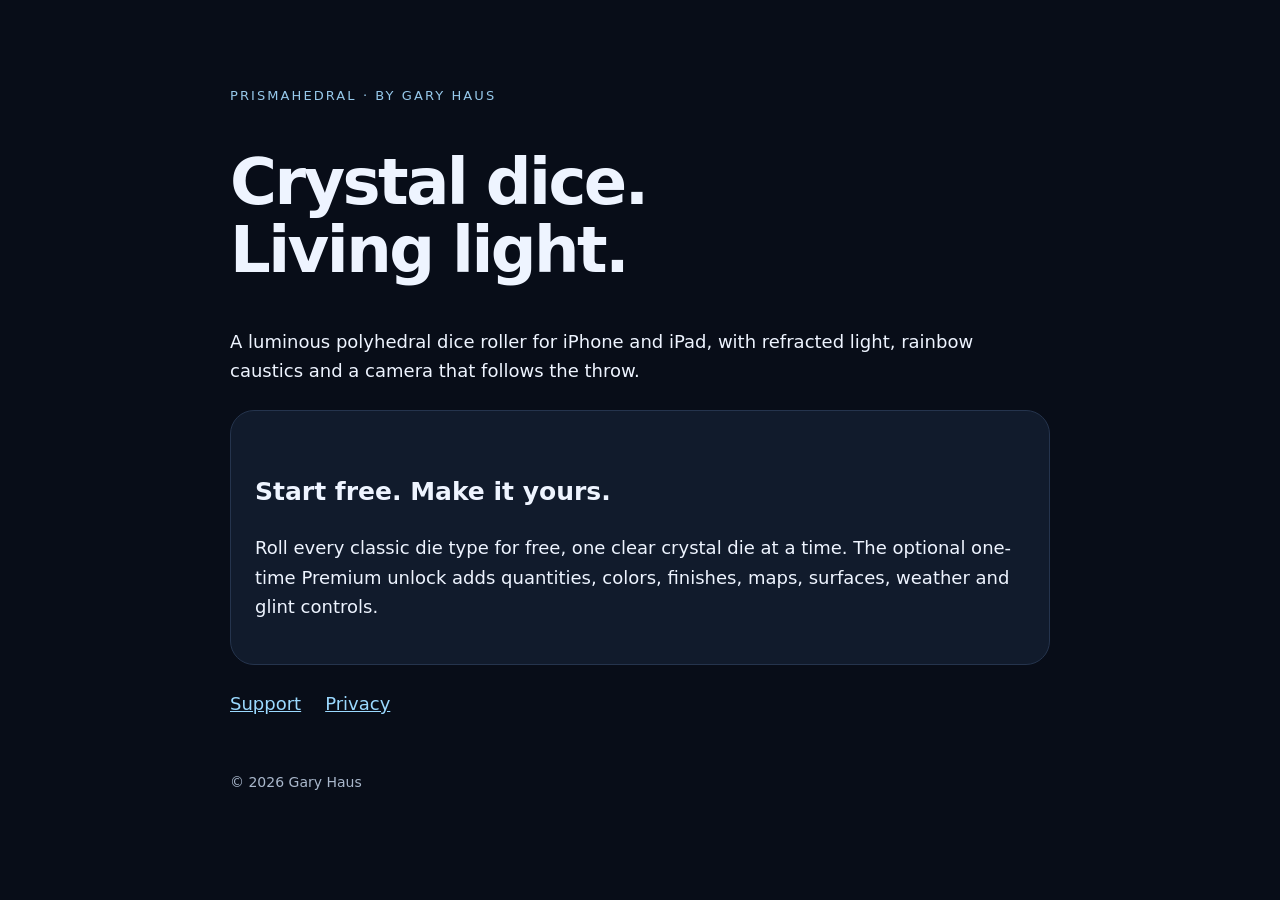
<file: index.html>
<!doctype html><html lang="en"><meta charset="utf-8"><meta name="viewport" content="width=device-width,initial-scale=1"><title>Crystal dice, living light — Prismahedral</title><link rel="stylesheet" href="./style.css"><main><p class="tag">Prismahedral · by Gary Haus</p><h1>Crystal dice.<br>Living light.</h1><p>A luminous polyhedral dice roller for iPhone and iPad, with refracted light, rainbow caustics and a camera that follows the throw.</p><div class="card"><h2>Start free. Make it yours.</h2><p>Roll every classic die type for free, one clear crystal die at a time. The optional one-time Premium unlock adds quantities, colors, finishes, maps, surfaces, weather and glint controls.</p></div><nav><a href="support/">Support</a><a href="privacy/">Privacy</a></nav><footer>© 2026 Gary Haus</footer></main></html>
</file>
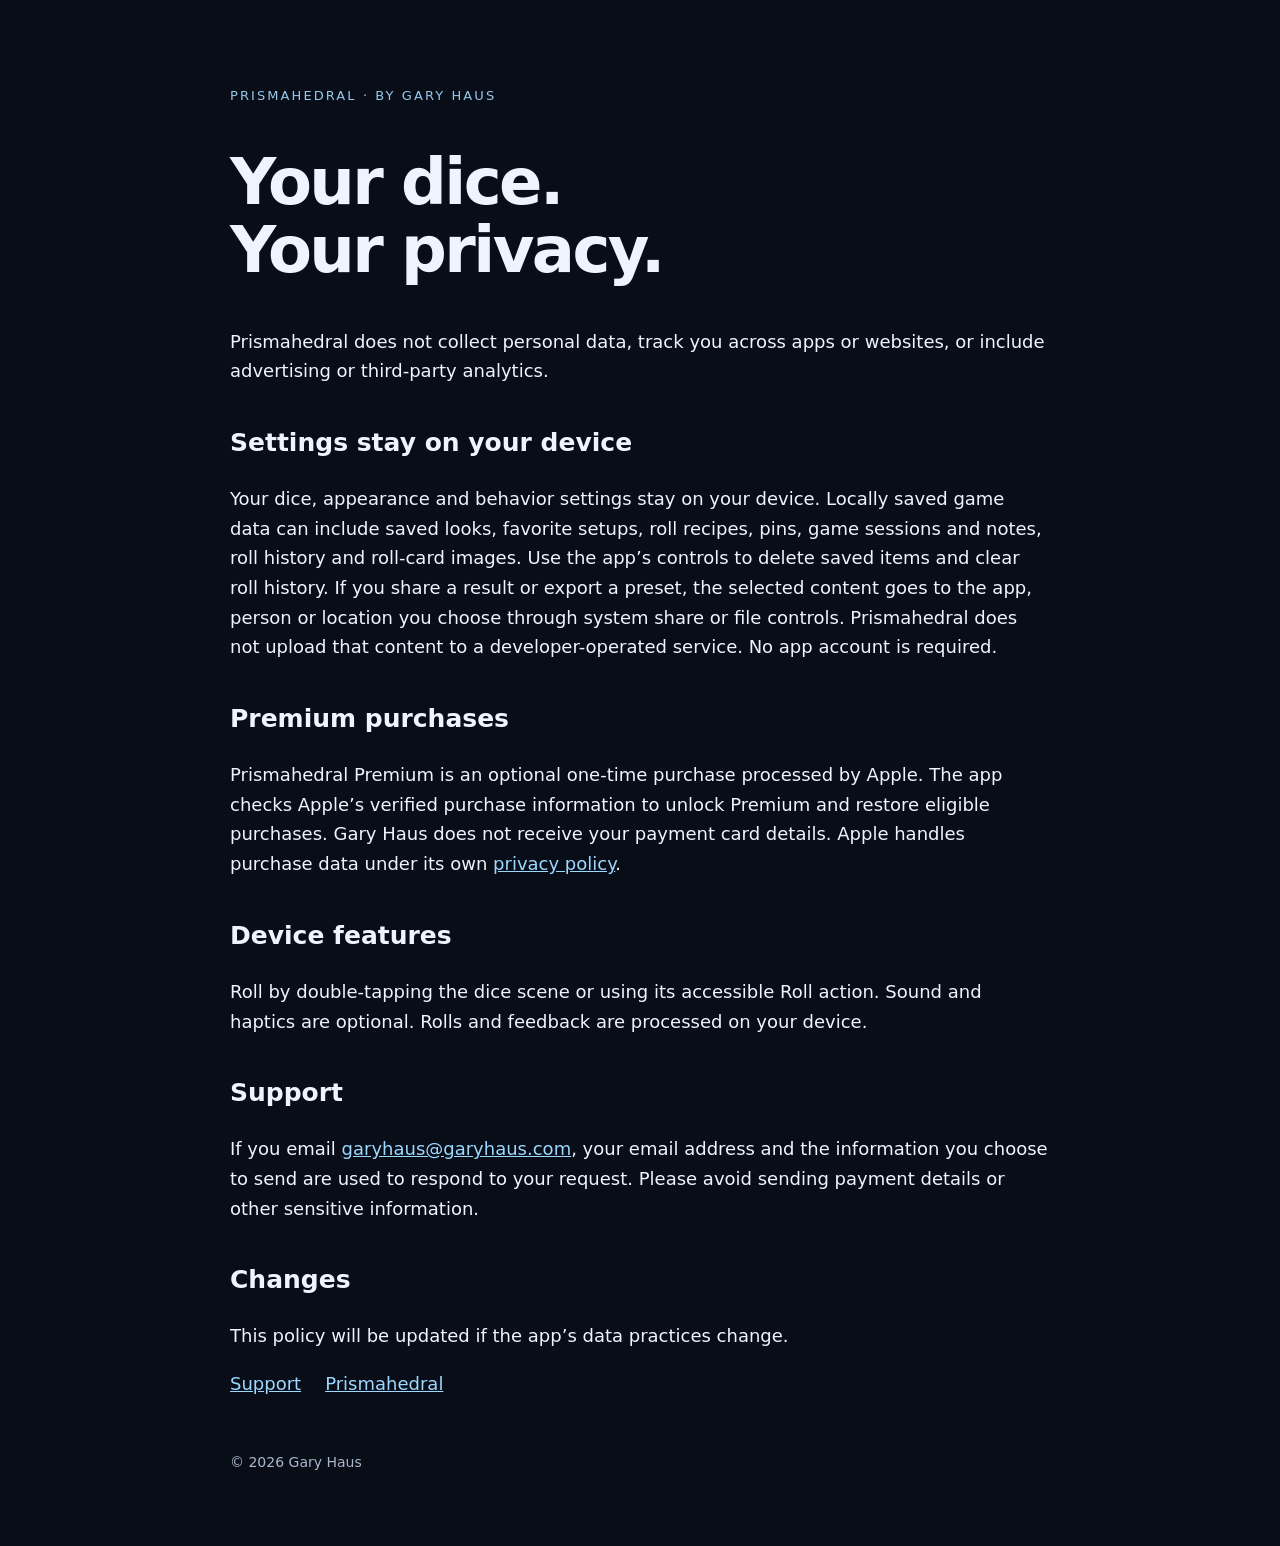
<file: privacy/index.html>
<!doctype html><html lang="en"><meta charset="utf-8"><meta name="viewport" content="width=device-width,initial-scale=1"><title>Privacy — Prismahedral</title><link rel="stylesheet" href="../style.css"><main><p class="tag">Prismahedral · by Gary Haus</p><h1>Your dice.<br>Your privacy.</h1><p>Prismahedral does not collect personal data, track you across apps or websites, or include advertising or third-party analytics.</p><h2>Settings stay on your device</h2><p>Your dice, appearance and behavior settings stay on your device. Locally saved game data can include saved looks, favorite setups, roll recipes, pins, game sessions and notes, roll history and roll-card images. Use the app’s controls to delete saved items and clear roll history. If you share a result or export a preset, the selected content goes to the app, person or location you choose through system share or file controls. Prismahedral does not upload that content to a developer-operated service. No app account is required.</p><h2>Premium purchases</h2><p>Prismahedral Premium is an optional one-time purchase processed by Apple. The app checks Apple’s verified purchase information to unlock Premium and restore eligible purchases. Gary Haus does not receive your payment card details. Apple handles purchase data under its own <a href="https://www.apple.com/legal/privacy/">privacy policy</a>.</p><h2>Device features</h2><p>Roll by double-tapping the dice scene or using its accessible Roll action. Sound and haptics are optional. Rolls and feedback are processed on your device.</p><h2>Support</h2><p>If you email <a href="mailto:garyhaus@garyhaus.com">garyhaus@garyhaus.com</a>, your email address and the information you choose to send are used to respond to your request. Please avoid sending payment details or other sensitive information.</p><h2>Changes</h2><p>This policy will be updated if the app’s data practices change.</p><nav><a href="../support/">Support</a><a href="../">Prismahedral</a></nav><footer>© 2026 Gary Haus</footer></main></html>
</file>
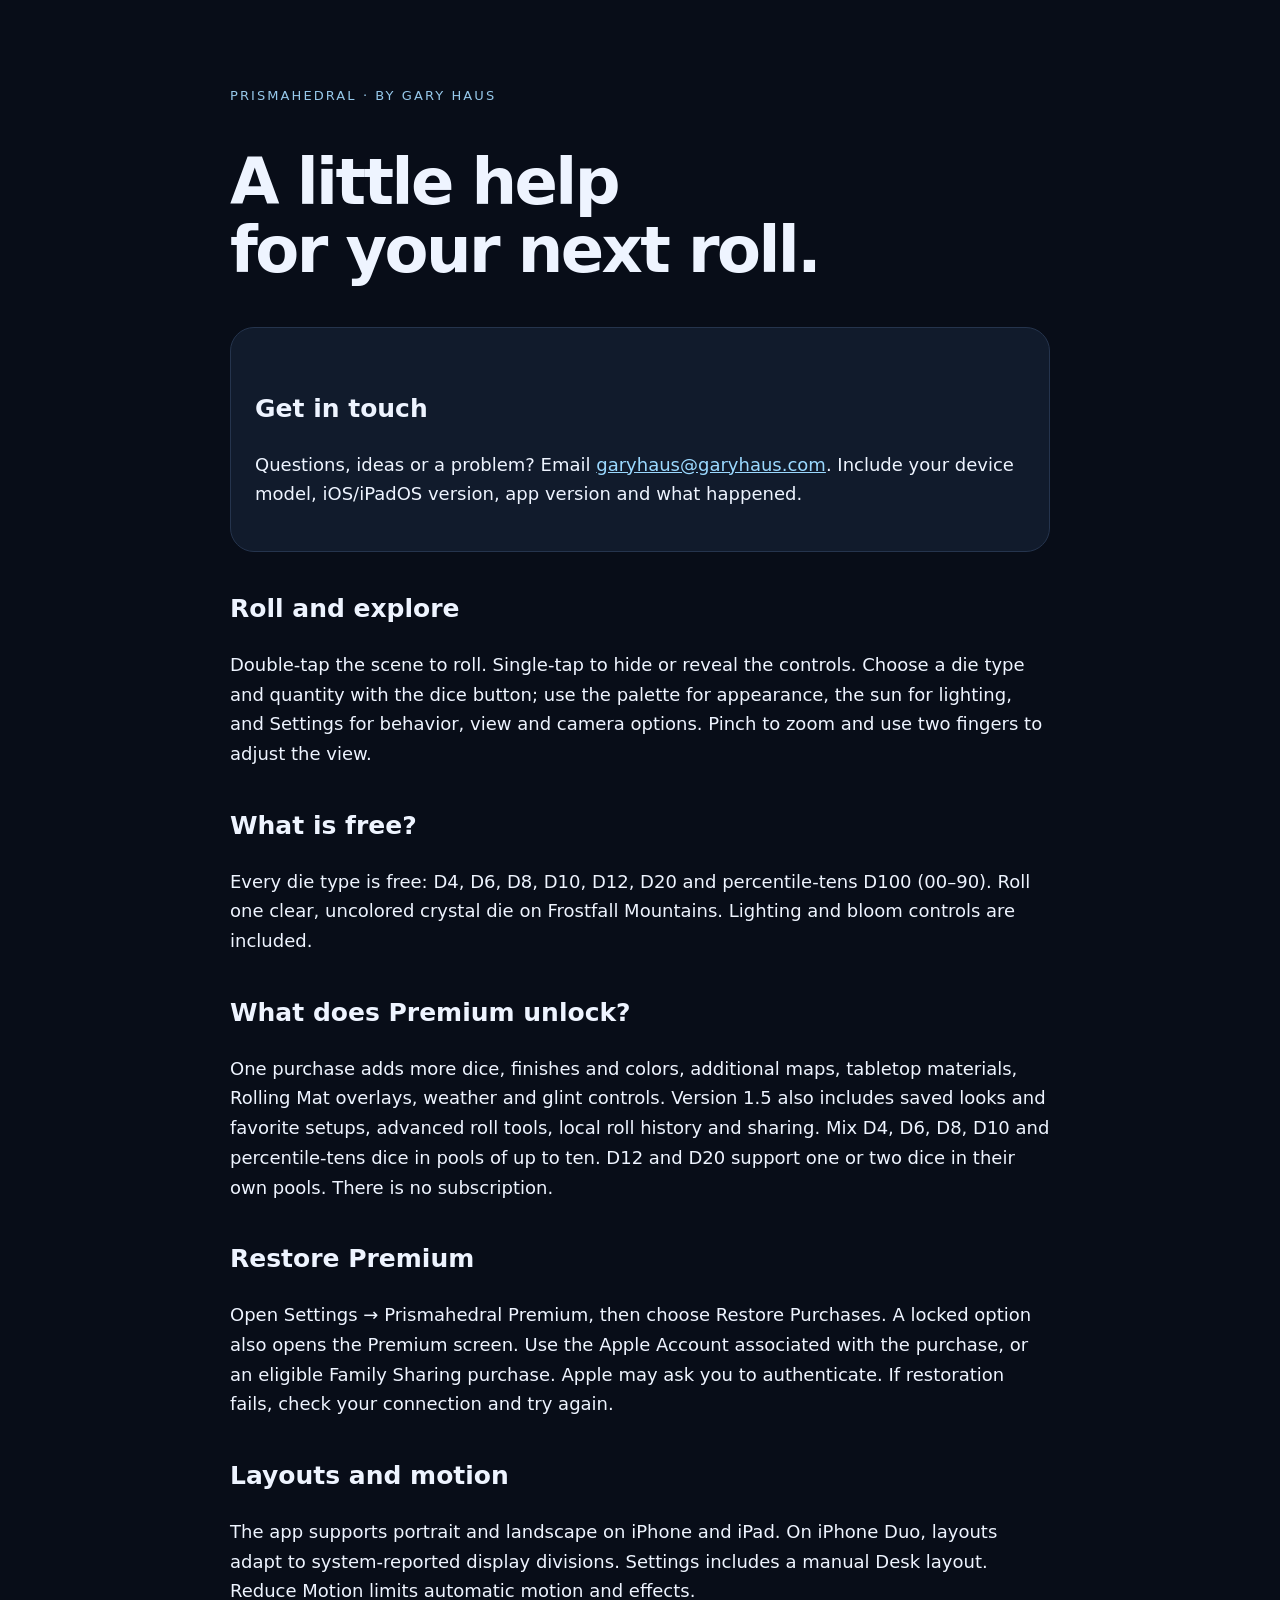
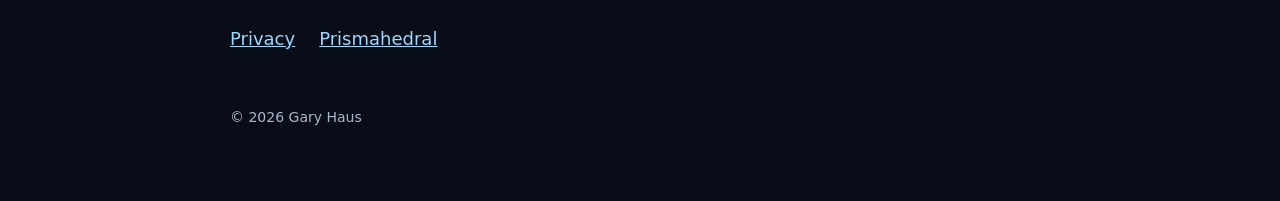
<file: support/index.html>
<!doctype html><html lang="en"><meta charset="utf-8"><meta name="viewport" content="width=device-width,initial-scale=1"><title>Support — Prismahedral</title><link rel="stylesheet" href="../style.css"><main><p class="tag">Prismahedral · by Gary Haus</p><h1>A little help<br>for your next roll.</h1><div class="card"><h2>Get in touch</h2><p>Questions, ideas or a problem? Email <a href="mailto:garyhaus@garyhaus.com">garyhaus@garyhaus.com</a>. Include your device model, iOS/iPadOS version, app version and what happened.</p></div><h2>Roll and explore</h2><p>Double-tap the scene to roll. Single-tap to hide or reveal the controls. Choose a die type and quantity with the dice button; use the palette for appearance, the sun for lighting, and Settings for behavior, view and camera options. Pinch to zoom and use two fingers to adjust the view.</p><h2>What is free?</h2><p>Every die type is free: D4, D6, D8, D10, D12, D20 and percentile-tens D100 (00–90). Roll one clear, uncolored crystal die on Frostfall Mountains. Lighting and bloom controls are included.</p><h2>What does Premium unlock?</h2><p>One purchase adds more dice, finishes and colors, additional maps, tabletop materials, Rolling Mat overlays, weather and glint controls. Version 1.5 also includes saved looks and favorite setups, advanced roll tools, local roll history and sharing. Mix D4, D6, D8, D10 and percentile-tens dice in pools of up to ten. D12 and D20 support one or two dice in their own pools. There is no subscription.</p><h2>Restore Premium</h2><p>Open Settings → Prismahedral Premium, then choose Restore Purchases. A locked option also opens the Premium screen. Use the Apple Account associated with the purchase, or an eligible Family Sharing purchase. Apple may ask you to authenticate. If restoration fails, check your connection and try again.</p><h2>Layouts and motion</h2><p>The app supports portrait and landscape on iPhone and iPad. On iPhone Duo, layouts adapt to system-reported display divisions. Settings includes a manual Desk layout. Reduce Motion limits automatic motion and effects.</p><nav><a href="../privacy/">Privacy</a><a href="../">Prismahedral</a></nav><footer>© 2026 Gary Haus</footer></main></html>
</file>
<file: style.css>
body{margin:0;background:#080d18;color:#eef4ff;font:18px/1.65 system-ui,sans-serif}main{max-width:820px;margin:auto;padding:72px 28px}a{color:#9bd9ff}h1{font-size:clamp(36px,7vw,64px);line-height:1.05;letter-spacing:-.04em}h2{font-size:25px;margin-top:36px}.tag{font-size:13px;letter-spacing:.16em;text-transform:uppercase;color:#97c9eb}nav{display:flex;gap:24px;flex-wrap:wrap}.card{background:#111b2c;border:1px solid #25344d;border-radius:24px;padding:24px;margin:24px 0}footer{font-size:14px;color:#a9b7cb;margin-top:52px}
</file>
